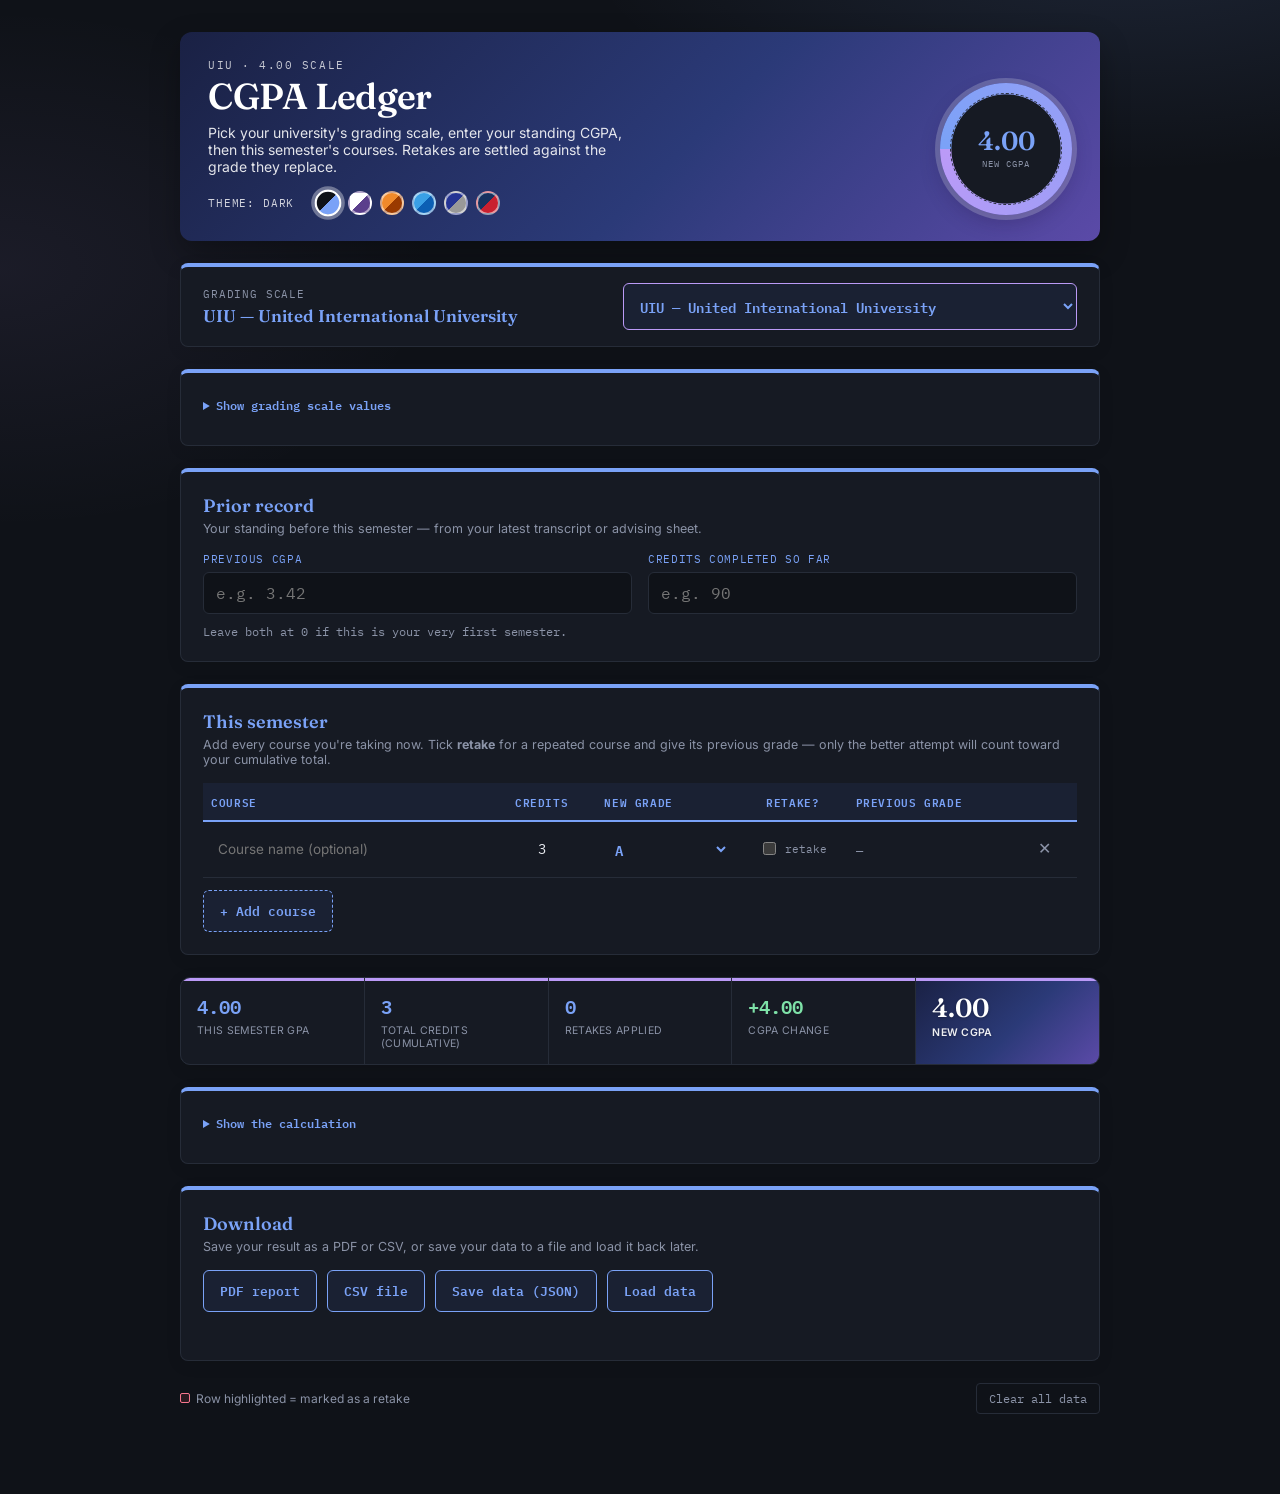
<file: index.html>
<!DOCTYPE html>
<html lang="en">
<head>
<meta charset="UTF-8">
<meta name="viewport" content="width=device-width, initial-scale=1.0">
<title>Ledger — CGPA Calculator</title>
<link rel="preconnect" href="https://fonts.googleapis.com">
<link href="https://fonts.googleapis.com/css2?family=Fraunces:opsz,wght@9..144,400;9..144,500;9..144,600;9..144,700&family=Inter:wght@400;500;600;700&family=IBM+Plex+Mono:wght@400;500;600&display=swap" rel="stylesheet">
<script>try{var T=["light","dark","uiu","nsu","brac","aiub"],t=localStorage.getItem("cgpa_ledger_theme");if(T.indexOf(t)<0)t="dark";document.documentElement.setAttribute("data-theme",t);}catch(e){document.documentElement.setAttribute("data-theme","dark");}</script>
<link rel="stylesheet" href="styles.css">
</head>
<body>
<div class="wrap">

  <header>
    <div class="titleblock">
      <div class="eyebrow-row">
        <div class="eyebrow" id="eyebrow">4.00 Scale</div>
      </div>
      <h1>CGPA Ledger</h1>
      <p>Pick your university's grading scale, enter your standing CGPA, then this semester's courses. Retakes are settled against the grade they replace.</p>
      <div class="theme-picker" role="group" aria-label="Color theme">
        <span class="theme-label" id="themeLabel">Theme: Dark</span>
        <button type="button" class="theme-swatch" data-theme-key="dark" title="Dark" aria-label="Dark theme"></button>
        <button type="button" class="theme-swatch" data-theme-key="light" title="Light" aria-label="Light theme"></button>
        <button type="button" class="theme-swatch" data-theme-key="uiu" title="UIU — Orange" aria-label="UIU orange theme"></button>
        <button type="button" class="theme-swatch" data-theme-key="nsu" title="NSU — Azure blue" aria-label="NSU azure blue theme"></button>
        <button type="button" class="theme-swatch" data-theme-key="brac" title="BRACU — Blue and silver" aria-label="BRAC University blue theme"></button>
        <button type="button" class="theme-swatch" data-theme-key="aiub" title="AIUB — Navy and red" aria-label="AIUB navy theme"></button>
      </div>
    </div>
    <div class="seal" id="seal">
      <div class="inner">
        <div class="val" id="sealVal">0.00</div>
        <div class="lbl">New CGPA</div>
      </div>
    </div>
  </header>

  <div class="card scale-card">
    <div>
      <div class="scale-label">Grading scale</div>
      <div class="scale-name" id="scaleName">—</div>
      <div class="scale-changed-note" id="scaleChangedNote">Grades that don't exist on this scale were reset — please re-check them below.</div>
    </div>
    <select id="scaleSelect"></select>
  </div>

  <div class="card">
    <details class="calc-detail" id="gradeDetail">
      <summary>Show grading scale values</summary>
      <div class="grade-tables" id="gradeTables"></div>
    </details>
  </div>

  <div class="card">
    <h2>Prior record</h2>
    <p class="sub">Your standing before this semester — from your latest transcript or advising sheet.</p>
    <div class="field-row">
      <div class="field">
        <label>Previous CGPA</label>
        <input type="text" inputmode="decimal" id="prevCGPA" placeholder="e.g. 3.42">
        <div class="err" id="prevCGPAErr">Must be a number between 0 and 4.</div>
      </div>
      <div class="field">
        <label>Credits completed so far</label>
        <input type="text" inputmode="decimal" id="prevCredits" placeholder="e.g. 90">
        <div class="err" id="prevCreditsErr">Must be a number 0 or greater.</div>
      </div>
    </div>
    <div class="prev-qp-note" id="prevQPNote"></div>
  </div>

  <div class="card">
    <h2>This semester</h2>
    <p class="sub">Add every course you're taking now. Tick <b>retake</b> for a repeated course and give its previous grade — only the better attempt will count toward your cumulative total.</p>
    <table>
      <thead><tr>
        <th class="col-title">Course</th>
        <th class="col-credits">Credits</th>
        <th class="col-grade">New grade</th>
        <th class="col-retake">Retake?</th>
        <th class="col-prevgrade">Previous grade</th>
        <th class="col-del"></th>
      </tr></thead>
      <tbody id="courseRows"></tbody>
    </table>
    <button class="add-row-btn" id="addRowBtn">+ Add course</button>
  </div>

  <div class="summary">
    <div class="cell"><div class="n" id="statSemGPA">0.00</div><div class="t">This Semester GPA</div></div>
    <div class="cell"><div class="n" id="statNewCredits">0</div><div class="t">Total Credits (Cumulative)</div></div>
    <div class="cell"><div class="n" id="statRetakes">0</div><div class="t">Retakes Applied</div></div>
    <div class="cell"><div class="n" id="statDelta">0.00</div><div class="t">CGPA Change</div></div>
    <div class="cell featured"><div class="n" id="statNewCGPA">0.00</div><div class="t">New CGPA</div></div>
  </div>

  <div class="cgpa-warning" id="cgpaWarning" role="alert">
    The calculated CGPA is above 4.00, which is not possible. Please check your input values.
  </div>

  <div class="card">
    <details class="calc-detail" id="calcDetail">
      <summary>Show the calculation</summary>
      <div id="calcLines"></div>
    </details>
  </div>

  <div class="card" id="downloadCard">
    <h2>Download</h2>
    <p class="sub">Save your result as a PDF or CSV, or save your data to a file and load it back later.</p>
    <div class="download-actions">
      <button type="button" class="dl-btn" id="dlPdf">PDF report</button>
      <button type="button" class="dl-btn" id="dlCsv">CSV file</button>
      <button type="button" class="dl-btn" id="dlJson">Save data (JSON)</button>
      <button type="button" class="dl-btn" id="loadJsonBtn">Load data</button>
      <input type="file" id="loadJsonInput" accept=".json,application/json" hidden>
    </div>
    <div class="dl-msg" id="dlMsg" role="status"></div>
  </div>

  <div class="footnote">
    <div class="legend">
      <span><span class="swatch retake"></span>Row highlighted = marked as a retake</span>
    </div>
    <div class="actions" style="display:flex; gap:10px; align-items:center;">
      <span class="save-tick" id="saveTick">saved ✓</span>
      <button class="ghost-btn" id="resetBtn">Clear all data</button>
    </div>
  </div>

  <div class="print-report" id="printReport"></div>

</div>
<script src="script.js"></script>
</body>
</html>
</file>
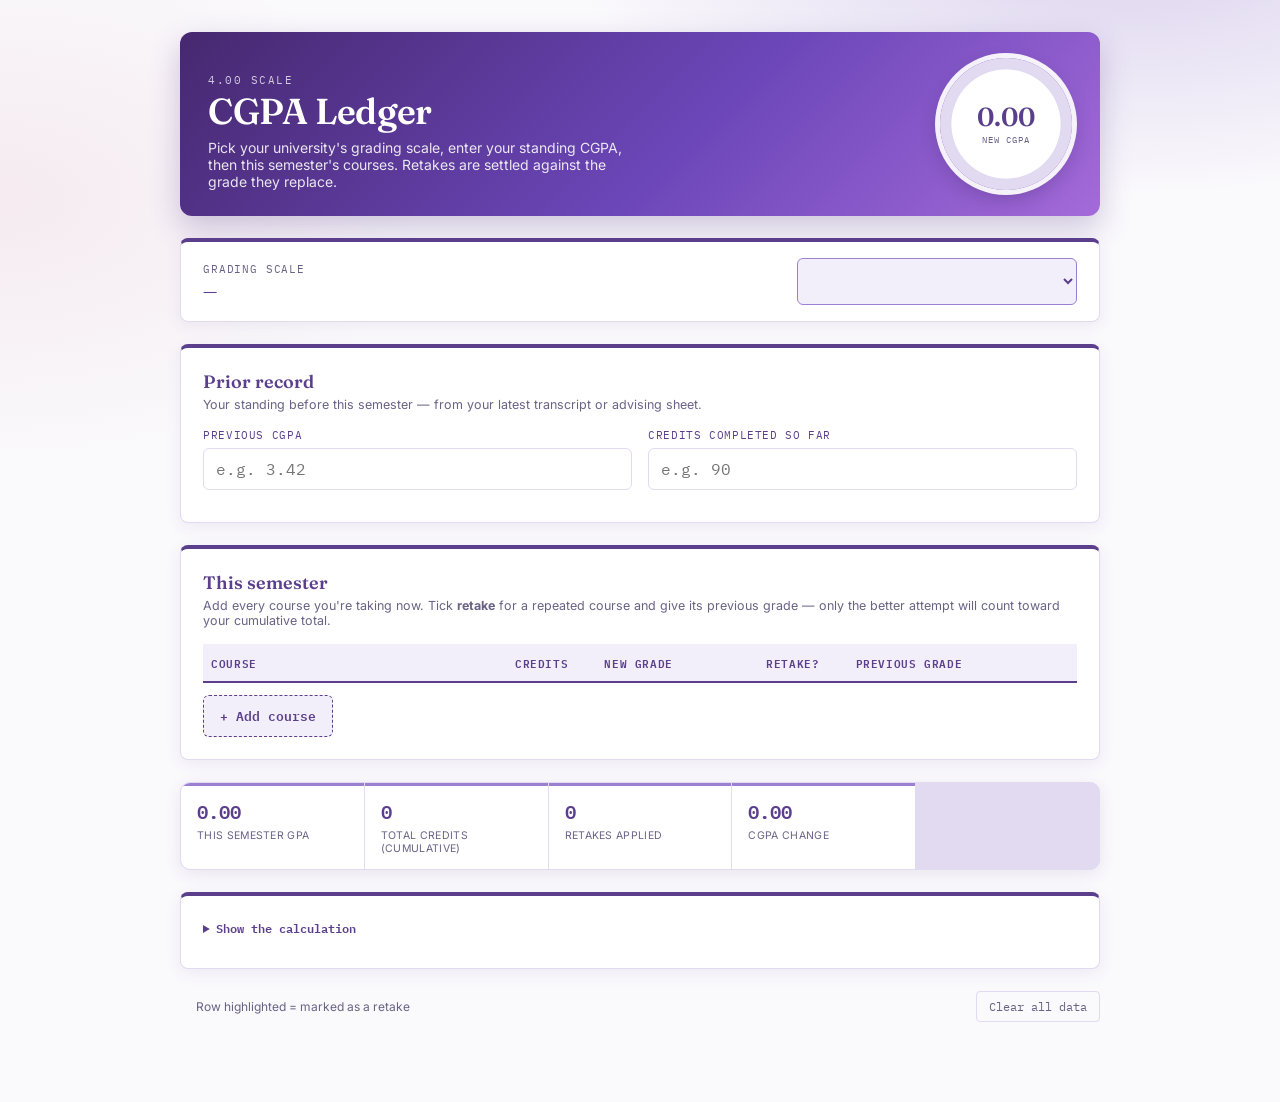
<file: cgpa-calculator.html>
<!DOCTYPE html>
<html lang="en">
<head>
<meta charset="UTF-8">
<meta name="viewport" content="width=device-width, initial-scale=1.0">
<title>Ledger — CGPA Calculator</title>
<link rel="preconnect" href="https://fonts.googleapis.com">
<link href="https://fonts.googleapis.com/css2?family=Fraunces:opsz,wght@9..144,400;9..144,500;9..144,600;9..144,700&family=Inter:wght@400;500;600;700&family=IBM+Plex+Mono:wght@400;500;600&display=swap" rel="stylesheet">
<link rel="stylesheet" href="styles.css">
</head>
<body>
<div class="wrap">

  <header>
    <div class="titleblock">
      <div class="eyebrow" id="eyebrow">4.00 Scale</div>
      <h1>CGPA Ledger</h1>
      <p>Pick your university's grading scale, enter your standing CGPA, then this semester's courses. Retakes are settled against the grade they replace.</p>
    </div>
    <div class="seal" id="seal">
      <div class="inner">
        <div class="val" id="sealVal">0.00</div>
        <div class="lbl">New CGPA</div>
      </div>
    </div>
  </header>

  <div class="card scale-card">
    <div>
      <div class="scale-label">Grading scale</div>
      <div class="scale-name" id="scaleName">—</div>
      <div class="scale-changed-note" id="scaleChangedNote">Grades that don't exist on this scale were reset — please re-check them below.</div>
    </div>
    <select id="scaleSelect"></select>
  </div>

  <div class="card">
    <h2>Prior record</h2>
    <p class="sub">Your standing before this semester — from your latest transcript or advising sheet.</p>
    <div class="field-row">
      <div class="field">
        <label>Previous CGPA</label>
        <input type="text" inputmode="decimal" id="prevCGPA" placeholder="e.g. 3.42">
        <div class="err" id="prevCGPAErr">Must be a number between 0 and 4.</div>
      </div>
      <div class="field">
        <label>Credits completed so far</label>
        <input type="text" inputmode="decimal" id="prevCredits" placeholder="e.g. 90">
        <div class="err" id="prevCreditsErr">Must be a number 0 or greater.</div>
      </div>
    </div>
    <div class="prev-qp-note" id="prevQPNote"></div>
  </div>

  <div class="card">
    <h2>This semester</h2>
    <p class="sub">Add every course you're taking now. Tick <b>retake</b> for a repeated course and give its previous grade — only the better attempt will count toward your cumulative total.</p>
    <table>
      <thead><tr>
        <th class="col-title">Course</th>
        <th class="col-credits">Credits</th>
        <th class="col-grade">New grade</th>
        <th class="col-retake">Retake?</th>
        <th class="col-prevgrade">Previous grade</th>
        <th class="col-del"></th>
      </tr></thead>
      <tbody id="courseRows"></tbody>
    </table>
    <button class="add-row-btn" id="addRowBtn">+ Add course</button>
  </div>

  <div class="summary">
    <div class="cell"><div class="n" id="statSemGPA">0.00</div><div class="t">This Semester GPA</div></div>
    <div class="cell"><div class="n" id="statNewCredits">0</div><div class="t">Total Credits (Cumulative)</div></div>
    <div class="cell"><div class="n" id="statRetakes">0</div><div class="t">Retakes Applied</div></div>
    <div class="cell"><div class="n" id="statDelta">0.00</div><div class="t">CGPA Change</div></div>
  </div>

  <div class="card">
    <details class="calc-detail" id="calcDetail">
      <summary>Show the calculation</summary>
      <div id="calcLines"></div>
    </details>
  </div>

  <div class="footnote">
    <div class="legend">
      <span><span class="swatch maroon"></span>Row highlighted = marked as a retake</span>
    </div>
    <div class="actions" style="display:flex; gap:10px; align-items:center;">
      <span class="save-tick" id="saveTick">saved ✓</span>
      <button class="ghost-btn" id="resetBtn">Clear all data</button>
    </div>
  </div>

</div>

<script src="script.js"></script>
</body>
</html>
</file>
<file: styles.css>
/* =====================================================================
   COLOR VARIABLES - grouped by purpose
   Text:     --ink (body)  --ink-soft (muted)  --text-accent (accent text)
             --text-on-accent (text on an accent-colored fill)
   Borders:  --paper-line (neutral lines)  --border (every accent border)
   Accents:  --accent (main fill)  --accent-2 (secondary)
   Status:   --danger / --danger-soft (warnings, retakes)  --up (CGPA rise)
   ===================================================================== */

/* ---- Light (default) ---- */
:root,
:root[data-theme="light"]{
    /* Surfaces */
    --paper: #faf9fc;
    --card: #ffffff;
    --input-bg: #ffffff;
    --accent-soft: #f3effa;

    /* Text */
    --ink: #1e1b2e;
    --ink-soft: #6a6285;
    --text-accent: #5b3f8c;
    --text-on-accent: #ffffff;

    /* Borders */
    --paper-line: #e1daf0;
    --border: #5b3f8c;

    /* Accents */
    --accent: #5b3f8c;
    --accent-2: #9b7fd1;

    /* Status */
    --danger: #b0285a;
    --danger-soft: #fceff4;
    --up: #166534;
    --retake-hover: #f8dbe6;

    /* Header, shadows & glows */
    --grad: linear-gradient(135deg, #46286f 0%, #6b46b8 55%, #a46ad9 100%);
    --seal-ring: rgba(255,255,255,0.92);
    --shadow-rgb: 91,63,140;
    --ring-rgb: 91,63,140;
    --glow1: rgba(155,127,209,0.32);
    --glow2: rgba(176,40,90,0.07);
}

/* ---- Dark (Midnight) ---- */
:root[data-theme="dark"]{
    color-scheme: dark;

    /* Surfaces */
    --paper: #0f1218;
    --card: #161a23;
    --input-bg: #0f1218;
    --accent-soft: #1a2133;

    /* Text */
    --ink: #e8eaf0;
    --ink-soft: #8b93a7;
    --text-accent: #7aa2f7;
    --text-on-accent: #0f1218;

    /* Borders */
    --paper-line: #262c38;
    --border: #7aa2f7;

    /* Accents */
    --accent: #7aa2f7;
    --accent-2: #bb9af7;

    /* Status */
    --danger: #f7768e;
    --danger-soft: #2a1a20;
    --up: #7ee2a8;
    --retake-hover: #3a2029;

    /* Header, shadows & glows */
    --grad: linear-gradient(135deg, #1a2144 0%, #2b3a78 55%, #5b4aa8 100%);
    --seal-ring: rgba(232,234,240,0.22);
    --shadow-rgb: 0,0,0;
    --ring-rgb: 122,162,247;
    --glow1: rgba(122,162,247,0.14);
    --glow2: rgba(187,154,247,0.07);
}

/* ---- UIU - orange ---- */
:root[data-theme="uiu"]{
    /* Surfaces */
    --paper: #fffaf5;
    --card: #ffffff;
    --input-bg: #ffffff;
    --accent-soft: #fff1e3;

    /* Text */
    --ink: #2a1d12;
    --ink-soft: #7a6552;
    --text-accent: #240f00;
    --text-on-accent: #ffffff;

    /* Borders */
    --paper-line: #f0e0cf;
    --border: #ffaf59;

    /* Accents */
    --accent: #e1640b;
    --accent-2: #ffaf59;

    /* Status */
    --danger: #df0b00;
    --danger-soft: #fdeeed;
    --up: #00bd48;
    --retake-hover: #f9dbd8;

    /* Header, shadows & glows */
    --grad: linear-gradient(135deg, #e05a07 0%, #f88d46 55%, #f8a85d 100%);
    --seal-ring: rgba(255,255,255,0.92);
    --shadow-rgb: 194,87,12;
    --ring-rgb: 194,87,12;
    --glow1: rgba(245,154,58,0.30);
    --glow2: rgba(179,38,30,0.06);
}

/* ---- NSU - azure blue ---- */
:root[data-theme="nsu"]{
    /* Surfaces */
    --paper: #f5f9fd;
    --card: #ffffff;
    --input-bg: #ffffff;
    --accent-soft: #e9f3fc;

    /* Text */
    --ink: #0e1c2b;
    --ink-soft: #5d7185;
    --text-accent: #0b5fb4;
    --text-on-accent: #ffffff;

    /* Borders */
    --paper-line: #d9e6f3;
    --border: #0b5fb4;

    /* Accents */
    --accent: #0b5fb4;
    --accent-2: #38a3e8;

    /* Status */
    --danger: #df0b00;
    --danger-soft: #fdeeec;
    --up: #0acf56;
    --retake-hover: #f8dcd8;

    /* Header, shadows & glows */
    --grad: linear-gradient(135deg, #063a78 0%, #0b5fb4 55%, #3aa0e6 100%);
    --seal-ring: rgba(255,255,255,0.92);
    --shadow-rgb: 11,95,180;
    --ring-rgb: 11,95,180;
    --glow1: rgba(56,163,232,0.28);
    --glow2: rgba(11,95,180,0.07);
}

/* ---- BRACU - blue / silver ---- */
:root[data-theme="brac"]{
    /* Surfaces */
    --paper: #f6f7fb;
    --card: #ffffff;
    --input-bg: #ffffff;
    --accent-soft: #eceefa;

    /* Text */
    --ink: #111322;
    --ink-soft: #6b6f80;
    --text-accent: #253494;
    --text-on-accent: #ffffff;

    /* Borders */
    --paper-line: #dde1ee;
    --border: #253494;

    /* Accents */
    --accent: #253494;
    --accent-2: #6a8ec3;

    /* Status */
    --danger: #b3263a;
    --danger-soft: #fceef0;
    --up: #166534;
    --retake-hover: #f8dbe0;

    /* Header, shadows & glows */
    --grad: linear-gradient(135deg, #172272 0%, #253494 55%, #5a74d6 100%);
    --seal-ring: rgba(255,255,255,0.92);
    --shadow-rgb: 37,52,148;
    --ring-rgb: 37,52,148;
    --glow1: rgba(106,142,195,0.28);
    --glow2: rgba(153,153,153,0.12);
}

/* ---- AIUB - navy with red ---- */
:root[data-theme="aiub"]{
    /* Surfaces */
    --paper: #f6f8fc;
    --card: #ffffff;
    --input-bg: #ffffff;
    --accent-soft: #eaeff8;

    /* Text */
    --ink: #0f1a2e;
    --ink-soft: #5f6c82;
    --text-accent: #17325f;
    --text-on-accent: #ffffff;

    /* Borders */
    --paper-line: #dbe2ee;
    --border: #17325f;

    /* Accents */
    --accent: #17325f;
    --accent-2: #2f80d1;

    /* Status */
    --danger: #c8202f;
    --danger-soft: #fdeced;
    --up: #166534;
    --retake-hover: #f9dadd;

    /* Header, shadows & glows */
    --grad: linear-gradient(135deg, #0c1d3d 0%, #17325f 55%, #2f6fc0 100%);
    --seal-ring: rgba(255,255,255,0.92);
    --shadow-rgb: 23,50,95;
    --ring-rgb: 23,50,95;
    --glow1: rgba(47,128,209,0.24);
    --glow2: rgba(200,32,47,0.06);
}

  @property --seal-deg{
    syntax:'<number>';
    inherits:false;
    initial-value:0;
  }
  *{box-sizing:border-box;}
  body, .card, .summary .cell, input, select{transition:background-color .25s ease, color .25s ease, border-color .25s ease;}
  html,body{margin:0;padding:0;}
  body{
    background:
      radial-gradient(900px 420px at 88% -6%, var(--glow1), transparent 62%),
      radial-gradient(700px 420px at 0% 18%, var(--glow2), transparent 62%),
      var(--paper);
    color:var(--ink);
    font-family:'Inter', sans-serif;
    min-height:100vh;
    padding:32px 20px 80px;
  }
  .wrap{max-width:920px;margin:0 auto;}

  header{
    display:flex;
    justify-content:space-between;
    align-items:flex-end;
    gap:24px;
    background:var(--grad);
    color:#fff;
    padding:26px 28px;
    border-radius:12px;
    box-shadow:0 12px 30px rgba(var(--shadow-rgb),0.28);
    margin-bottom:22px;
    flex-wrap:wrap;
  }
  .titleblock .eyebrow{
    font-family:'IBM Plex Mono', monospace;
    font-size:11px;
    letter-spacing:.14em;
    text-transform:uppercase;
    color:rgba(255,255,255,0.75);
    margin-bottom:6px;
  }
  h1{
    font-family:'Fraunces', serif;
    font-weight:600;
    font-size:36px;
    line-height:1.05;
    margin:0;
    letter-spacing:-0.01em;
  }
  .titleblock p{
    margin:8px 0 0;
    color:rgba(255,255,255,0.88);
    font-size:14px;
    max-width:440px;
  }

  .seal{
    position:relative;
    width:132px;
    height:132px;
    border-radius:50%;
    flex-shrink:0;
    display:flex;
    align-items:center;
    justify-content:center;
    background:
      radial-gradient(circle at 50% 50%, var(--card) 58%, transparent 59%),
      conic-gradient(from -90deg, var(--accent) 0deg, var(--accent-2) calc(var(--seal-deg,0)*1deg), var(--paper-line) calc(var(--seal-deg,0)*1deg) 360deg);
    box-shadow: 0 0 0 5px var(--seal-ring), 0 8px 20px rgba(30,15,60,0.25);
    transition: --seal-deg 0.7s ease;
  }
  .seal::before{
    content:"";
    position:absolute;
    inset:10px;
    border-radius:50%;
    border:1px dashed var(--paper-line);
  }
  .seal .inner{text-align:center; z-index:1;}
  .seal .val{
    font-family:'Fraunces', serif;
    font-weight:600;
    font-size:26px;
    line-height:1;
    color:var(--text-accent);
  }
  .seal .lbl{
    font-family:'IBM Plex Mono', monospace;
    font-size:9px;
    letter-spacing:.12em;
    text-transform:uppercase;
    color:var(--ink-soft);
    margin-top:4px;
  }

  .card{
    background:var(--card);
    border:1px solid var(--paper-line);
    border-top:4px solid var(--border);
    border-radius:8px;
    box-shadow:0 4px 16px rgba(var(--shadow-rgb),0.08);
    padding:22px;
    margin-bottom:22px;
  }
  .card h2{
    font-family:'Fraunces', serif;
    font-size:18px;
    font-weight:600;
    margin:0 0 4px;
    color:var(--text-accent);
  }
  .card .sub{
    font-size:12.5px;
    color:var(--ink-soft);
    margin:0 0 16px;
  }

  .scale-card{
    display:flex;
    align-items:center;
    justify-content:space-between;
    gap:16px;
    flex-wrap:wrap;
    padding:16px 22px;
  }
  .scale-card .scale-label{
    font-family:'IBM Plex Mono', monospace;
    font-size:10.5px;
    letter-spacing:.08em;
    text-transform:uppercase;
    color:var(--ink-soft);
    margin-bottom:4px;
  }
  .scale-card .scale-name{
    font-family:'Fraunces', serif;
    font-size:17px;
    font-weight:600;
    color:var(--text-accent);
  }
  select#scaleSelect{
    font-family:'IBM Plex Mono', monospace;
    font-size:13.5px;
    padding:10px 12px;
    border:1px solid var(--accent-2);
    background:var(--accent-soft);
    border-radius:6px;
    color:var(--text-accent);
    font-weight:600;
    min-width:280px;
    cursor:pointer;
  }
  select#scaleSelect:focus{outline:none; border-color:var(--border); box-shadow:0 0 0 3px rgba(var(--ring-rgb),0.18);}
  .scale-changed-note{
    font-size:11.5px;
    color:var(--danger);
    font-family:'IBM Plex Mono', monospace;
    margin-top:8px;
    display:none;
  }
  .scale-changed-note.show{display:block;}

  .field-row{
    display:grid;
    grid-template-columns:1fr 1fr;
    gap:16px;
    margin-bottom:4px;
  }
  .field label{
    display:block;
    font-family:'IBM Plex Mono', monospace;
    font-size:10.5px;
    letter-spacing:.06em;
    text-transform:uppercase;
    color:var(--text-accent);
    margin-bottom:6px;
  }
  .field input{
    width:100%;
    border:1px solid var(--paper-line);
    background:var(--input-bg);
    font-family:'IBM Plex Mono', monospace;
    font-size:16px;
    padding:10px 12px;
    border-radius:6px;
    color:var(--ink);
  }
  .field input:focus{outline:none; border-color:var(--border); box-shadow:0 0 0 3px rgba(var(--ring-rgb),0.18);}
  .field .err{
    font-size:11px;
    color:var(--danger);
    font-family:'IBM Plex Mono', monospace;
    margin-top:5px;
    display:none;
  }
  .field .err.show{display:block;}
  .prev-qp-note{
    font-size:12px;
    color:var(--ink-soft);
    margin-top:10px;
    font-family:'IBM Plex Mono', monospace;
  }
  .prev-qp-note b{color:var(--text-accent);}

  table{width:100%; border-collapse:collapse;}
  thead th{
    text-align:left;
    font-family:'IBM Plex Mono', monospace;
    font-size:10.5px;
    letter-spacing:.06em;
    text-transform:uppercase;
    color:var(--text-accent);
    background:var(--accent-soft);
    font-weight:600;
    padding:9px 8px;
    border-bottom:2px solid var(--border);
  }
  tbody td{
    padding:8px;
    border-bottom:1px solid var(--paper-line);
    vertical-align:middle;
  }
  tr.retake-row td{background:var(--danger-soft);}
  input.cell-input, select.cell-input{
    width:100%;
    border:1px solid transparent;
    background:transparent;
    font-family:'Inter', sans-serif;
    font-size:13.5px;
    padding:6px 6px;
    border-radius:3px;
    color:var(--ink);
  }
  input.cell-input:hover, select.cell-input:hover{background:var(--accent-soft);}
  tr.retake-row input.cell-input:hover, tr.retake-row select.cell-input:hover{background:var(--retake-hover);}
  input.cell-input:focus, select.cell-input:focus{
    outline:none;
    border-color:var(--border);
    background:var(--input-bg);
    box-shadow:0 0 0 3px rgba(var(--ring-rgb),0.18);
  }
  input.credits-input{width:100%; text-align:center; font-family:'IBM Plex Mono', monospace;}
  select.grade-input{font-family:'IBM Plex Mono', monospace; font-weight:600; cursor:pointer; color:var(--text-accent);}
  .col-title{width:26%;}
  .col-credits{width:10%; text-align:center;}
  .col-grade{width:13%;}
  .col-retake{width:10%; text-align:center;}
  .col-prevgrade{width:15%;}
  .col-del{width:6%; text-align:center;}

  .retake-toggle{
    display:inline-flex;
    align-items:center;
    gap:6px;
    font-family:'IBM Plex Mono', monospace;
    font-size:10.5px;
    color:var(--ink-soft);
    cursor:pointer;
    user-select:none;
  }
  .retake-toggle input{accent-color:var(--danger);}
  .muted-dash{color:var(--ink-soft); font-size:12px; font-family:'IBM Plex Mono', monospace;}
  .warn-pill{
    font-family:'IBM Plex Mono', monospace;
    font-size:9.5px;
    background:var(--danger-soft);
    color:var(--danger);
    padding:2px 6px;
    border-radius:8px;
    white-space:nowrap;
  }
  .row-del-btn{
    background:none; border:none; cursor:pointer;
    color:var(--ink-soft); font-size:16px; line-height:1;
    padding:4px;
  }
  .row-del-btn:hover{color:var(--danger);}

  .add-row-btn{
    margin-top:12px;
    font-family:'IBM Plex Mono', monospace;
    font-size:12.5px;
    background:var(--accent-soft);
    border:1px dashed var(--border);
    padding:9px 16px;
    border-radius:6px;
    cursor:pointer;
    color:var(--text-accent);
    font-weight:600;
    transition:background .2s ease, color .2s ease;
  }
  .add-row-btn:hover{background:var(--accent); color:var(--text-on-accent);}

  .summary{
    display:grid;
    grid-template-columns:repeat(5, 1fr);
    gap:1px;
    background:var(--paper-line);
    border:1px solid var(--paper-line);
    border-radius:10px;
    overflow:hidden;
    box-shadow:0 4px 16px rgba(var(--shadow-rgb),0.10);
    margin-bottom:22px;
  }
  .summary .cell{background:var(--card); padding:14px 16px; box-shadow:inset 0 3px 0 var(--accent-2);}
  .summary .cell .n{
    font-family:'IBM Plex Mono', monospace;
    font-size:19px;
    font-weight:600;
    color:var(--text-accent);
  }
  .summary .cell .t{
    font-size:10.5px;
    color:var(--ink-soft);
    letter-spacing:.03em;
    text-transform:uppercase;
    margin-top:2px;
  }

  .summary .cell .n.up{color:var(--up);}
  .summary .cell .n.down{color:var(--danger);}

  .eyebrow-row{display:flex; align-items:center; gap:12px; margin-bottom:6px; flex-wrap:wrap;}
  .eyebrow-row .eyebrow{margin-bottom:0;}
  .theme-picker{
    display:flex;
    align-items:center;
    gap:8px;
    margin-top:16px;
    flex-wrap:wrap;
  }
  .theme-label{
    font-family:'IBM Plex Mono', monospace;
    font-size:10.5px;
    letter-spacing:.08em;
    text-transform:uppercase;
    color:rgba(255,255,255,0.8);
    margin-right:4px;
    min-width:96px;
  }
  .theme-swatch{
    width:24px;
    height:24px;
    border-radius:50%;
    border:2px solid rgba(255,255,255,0.55);
    padding:0;
    cursor:pointer;
    transition:transform .15s ease, box-shadow .15s ease;
  }
  .theme-swatch:hover{transform:scale(1.12);}
  .theme-swatch.active{
    border-color:#fff;
    box-shadow:0 0 0 3px rgba(255,255,255,0.35);
    transform:scale(1.12);
  }
  .theme-swatch:focus-visible{outline:2px solid #fff; outline-offset:3px;}
  .theme-swatch[data-theme-key="light"]{background:linear-gradient(135deg,#ffffff 50%,#5b3f8c 50%);}
  .theme-swatch[data-theme-key="dark"]{background:linear-gradient(135deg,#0f1218 50%,#7aa2f7 50%);}
  .theme-swatch[data-theme-key="uiu"]{background:linear-gradient(135deg,#f08a2b 50%,#9a3a00 50%);}
  .theme-swatch[data-theme-key="nsu"]{background:linear-gradient(135deg,#3aa0e6 50%,#0b5fb4 50%);}
  .theme-swatch[data-theme-key="brac"]{background:linear-gradient(135deg,#253494 50%,#999999 50%);}
  .theme-swatch[data-theme-key="aiub"]{background:linear-gradient(135deg,#17325f 50%,#c8202f 50%);}

  .summary .cell.featured{
    background:var(--grad);
  }
  .summary .cell.featured .n{
    font-family:'Fraunces', serif;
    font-size:26px;
    color:#fff;
    text-shadow:0 1px 3px rgba(0,0,0,0.3);
  }
  .summary .cell.featured .t{
    color:rgba(255,255,255,0.92);
    font-weight:600;
    text-shadow:0 1px 3px rgba(0,0,0,0.3);
  }

  .cgpa-warning{
    display:none;
    background:var(--danger-soft);
    border:1px solid var(--danger);
    color:var(--danger);
    border-radius:8px;
    padding:11px 16px;
    margin:-8px 0 22px;
    font-size:13px;
    font-weight:500;
  }
  .cgpa-warning.show{display:block;}

  details.calc-detail{
    font-family:'IBM Plex Mono', monospace;
    font-size:12px;
    color:var(--ink-soft);
  }
  details.calc-detail summary{
    cursor:pointer;
    color:var(--text-accent);
    font-weight:600;
    margin-bottom:8px;
  }
  .calc-line{display:flex; justify-content:space-between; padding:4px 0; border-bottom:1px dashed var(--paper-line);}
  .calc-line.total{border-bottom:none; border-top:2px solid var(--border); font-weight:600; color:var(--text-accent); margin-top:4px; padding-top:8px;}

  .grade-tables{
    display:grid;
    grid-template-columns:repeat(auto-fit, minmax(150px, 1fr));
    gap:14px;
    margin-top:6px;
  }
  .grade-table{
    border:1px solid var(--paper-line);
    border-radius:8px;
    overflow:hidden;
  }
  .grade-table.active{
    border-color:var(--border);
    box-shadow:0 0 0 3px rgba(var(--ring-rgb),0.18);
  }
  .grade-table-head{
    display:flex;
    align-items:center;
    justify-content:space-between;
    gap:6px;
    padding:8px 10px;
    background:var(--accent-soft);
    color:var(--text-accent);
    font-weight:600;
    border-bottom:2px solid var(--border);
  }
  .grade-table-head .sel-pill{
    font-size:9px;
    letter-spacing:.06em;
    text-transform:uppercase;
    background:var(--accent);
    color:var(--text-on-accent);
    padding:2px 6px;
    border-radius:8px;
  }
  .grade-row{
    display:flex;
    justify-content:space-between;
    padding:5px 10px;
    border-bottom:1px dashed var(--paper-line);
  }
  .grade-row:last-child{border-bottom:none;}
  .grade-row .gp{color:var(--ink);}
  .grade-row .gl{color:var(--text-accent); font-weight:600;}

  .footnote{
    display:flex;
    justify-content:space-between;
    align-items:center;
    flex-wrap:wrap;
    gap:14px;
    font-size:12px;
    color:var(--ink-soft);
  }
  .legend{display:flex; gap:18px; flex-wrap:wrap;}
  .legend span{display:inline-flex; align-items:center; gap:6px;}
  .swatch{width:10px; height:10px; border-radius:2px; display:inline-block;}
  .swatch.retake{background:var(--danger-soft); border:1px solid var(--danger);}
  .ghost-btn{
    font-family:'IBM Plex Mono', monospace;
    font-size:11.5px;
    background:transparent;
    border:1px solid var(--paper-line);
    padding:7px 12px;
    border-radius:4px;
    cursor:pointer;
    color:var(--ink-soft);
  }
  .ghost-btn:hover{border-color:var(--danger); color:var(--danger); background:var(--danger-soft);}
  .save-tick{
    font-family:'IBM Plex Mono', monospace;
    font-size:11px;
    color:var(--text-accent);
    opacity:0;
    transition:opacity .3s ease;
  }
  .save-tick.show{opacity:1;}

  @media (max-width: 640px){
    h1{font-size:26px;}
    header{padding:20px;}
    .field-row{grid-template-columns:1fr;}
    .summary{grid-template-columns:repeat(2,1fr);}
    .summary .cell.featured{grid-column:1 / -1;}
    .seal{width:96px; height:96px;}
    .seal .val{font-size:20px;}
    thead th:nth-child(1){display:none;}
    tbody td:nth-child(1){display:none;}
    .scale-card{flex-direction:column; align-items:flex-start;}
    select#scaleSelect{width:100%; min-width:0;}
  }

  /* ===== Download section ===== */
  .download-actions{display:flex; gap:10px; flex-wrap:wrap;}
  .dl-btn{
    font-family:'IBM Plex Mono', monospace;
    font-size:12.5px;
    font-weight:600;
    background:var(--accent-soft);
    border:1px solid var(--border);
    color:var(--text-accent);
    padding:9px 16px;
    border-radius:6px;
    cursor:pointer;
    transition:background .2s ease, color .2s ease;
  }
  .dl-btn:hover{background:var(--accent); color:var(--text-on-accent);}
  .dl-msg{
    margin-top:10px;
    min-height:16px;
    font-family:'IBM Plex Mono', monospace;
    font-size:12px;
    color:var(--ink-soft);
  }
  .dl-msg.err{color:var(--danger);}

  /* ===== Printable report (shown only when printing / saving as PDF) ===== */
  .print-report{display:none;}
  @page{margin:16mm;}
  @media print{
    body{background:#fff !important; padding:0; color:#000;}
    .wrap{max-width:none;}
    .wrap > *:not(#printReport){display:none !important;}
    .print-report{display:block; font-family:'Times New Roman', Times, serif; color:#000; font-size:12pt;}
    .print-report h1{font-family:'Times New Roman', Times, serif; font-size:22pt; margin:0 0 2pt; color:#000;}
    .print-report h2{font-family:'Times New Roman', Times, serif; font-size:13pt; margin:16pt 0 6pt; color:#000; border-bottom:1px solid #000; padding-bottom:2pt;}
    .print-report .pr-meta{margin:0; color:#333; font-size:10.5pt;}
    .print-report table{width:100%; border-collapse:collapse; margin:0;}
    .print-report th, .print-report td{border:1px solid #000; padding:4pt 6pt; text-align:left; font-size:11pt; color:#000; background:none;}
    .print-report th{font-weight:bold; background:#eee;}
    .print-report td.num, .print-report th.num{text-align:center;}
    .print-report .pr-kv th{width:55%; background:none; font-weight:normal;}
    .print-report .pr-kv td{font-weight:bold;}
    .print-report .pr-note{margin-top:10pt; font-weight:bold;}
    .print-report .calc-line{display:flex; justify-content:space-between; padding:3pt 0; border-bottom:1px solid #ccc; color:#000; font-family:'Times New Roman', Times, serif; font-size:11pt;}
    .print-report .calc-line.total{border-top:2px solid #000; border-bottom:none; font-weight:bold; color:#000;}
  }
</file>
